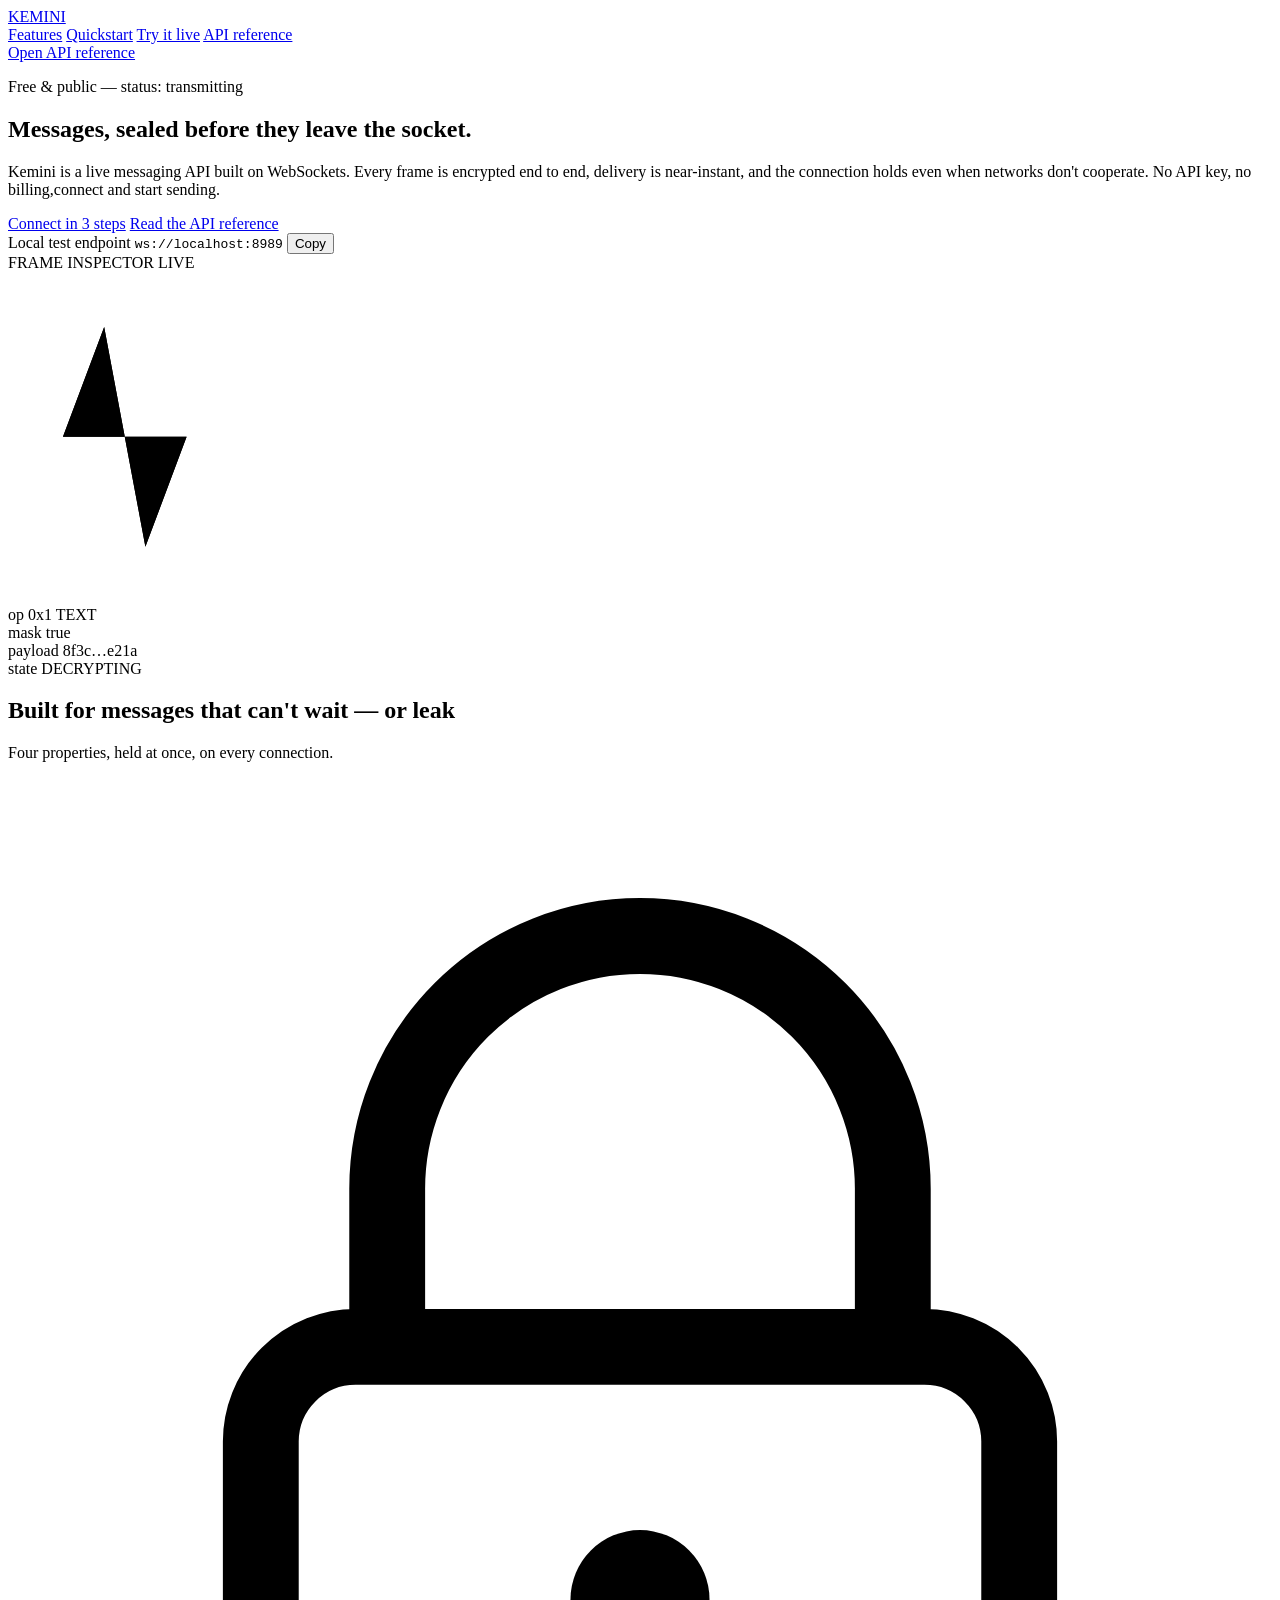
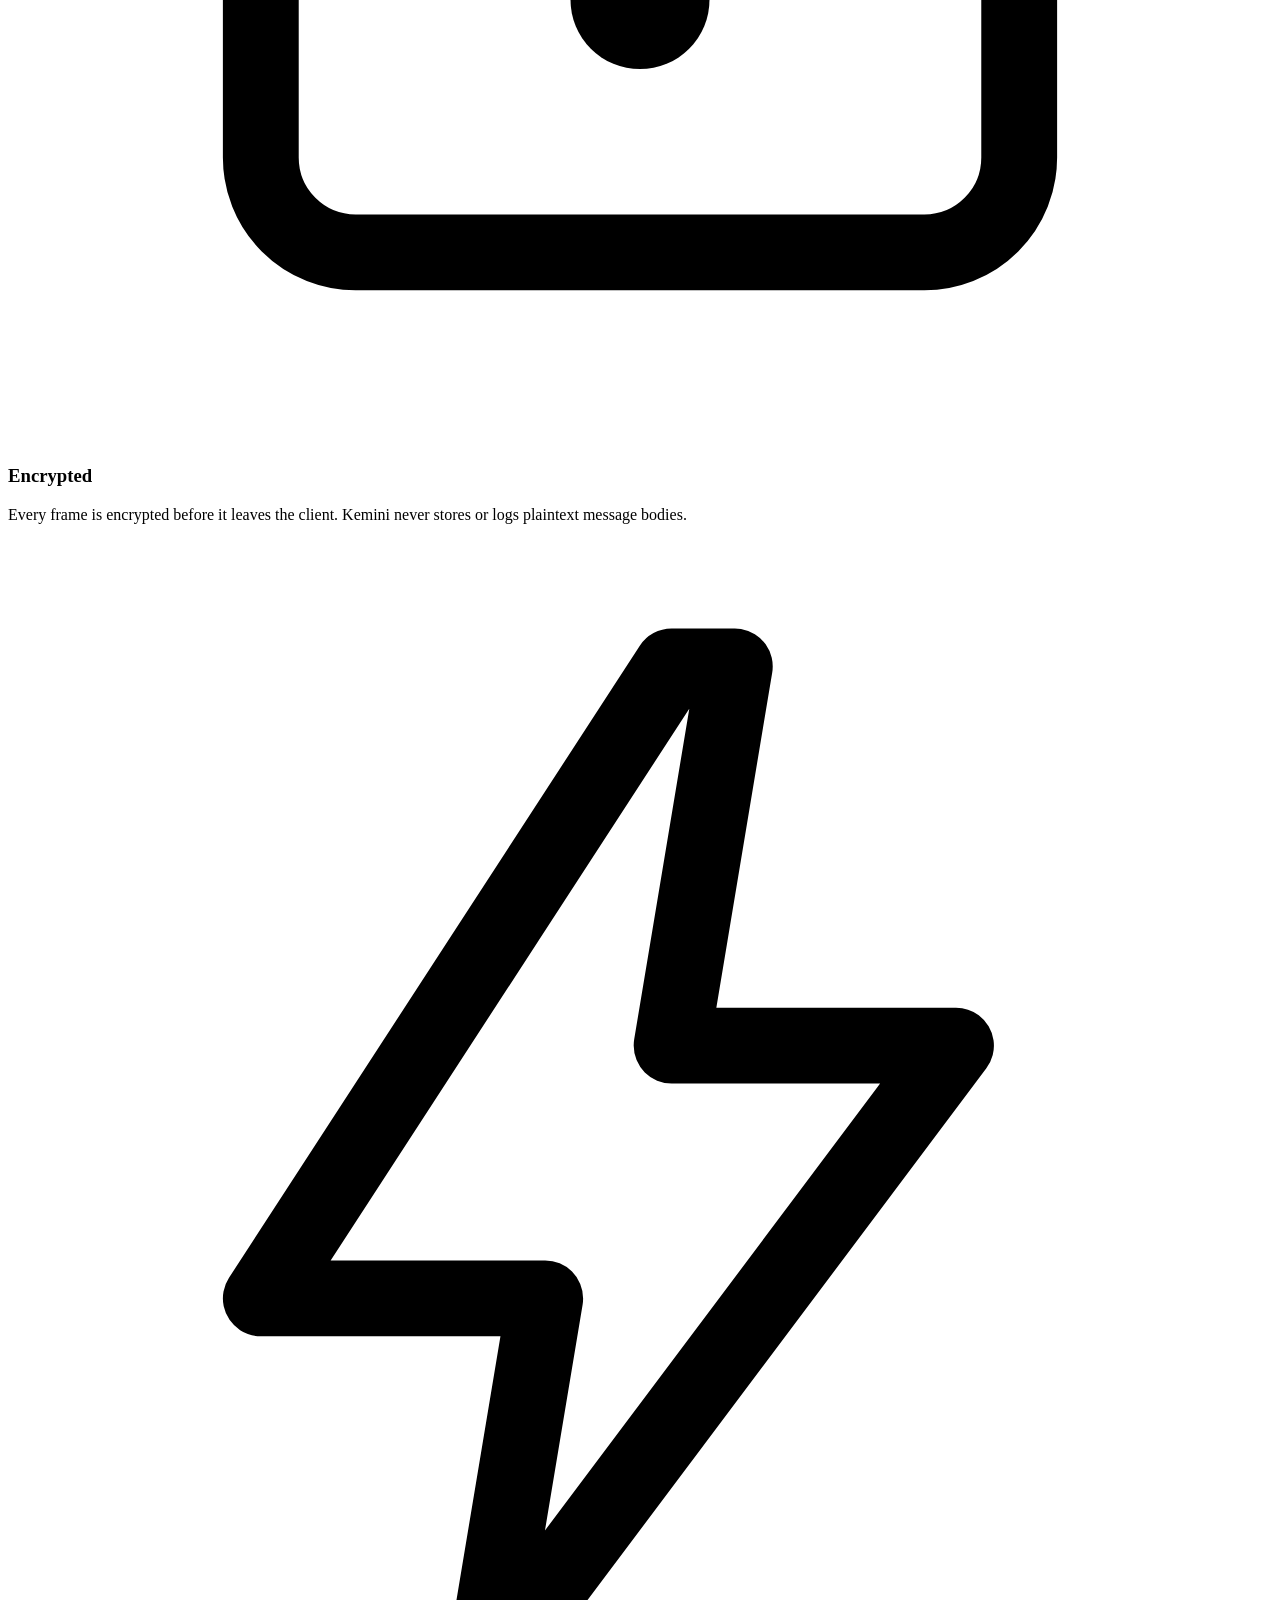
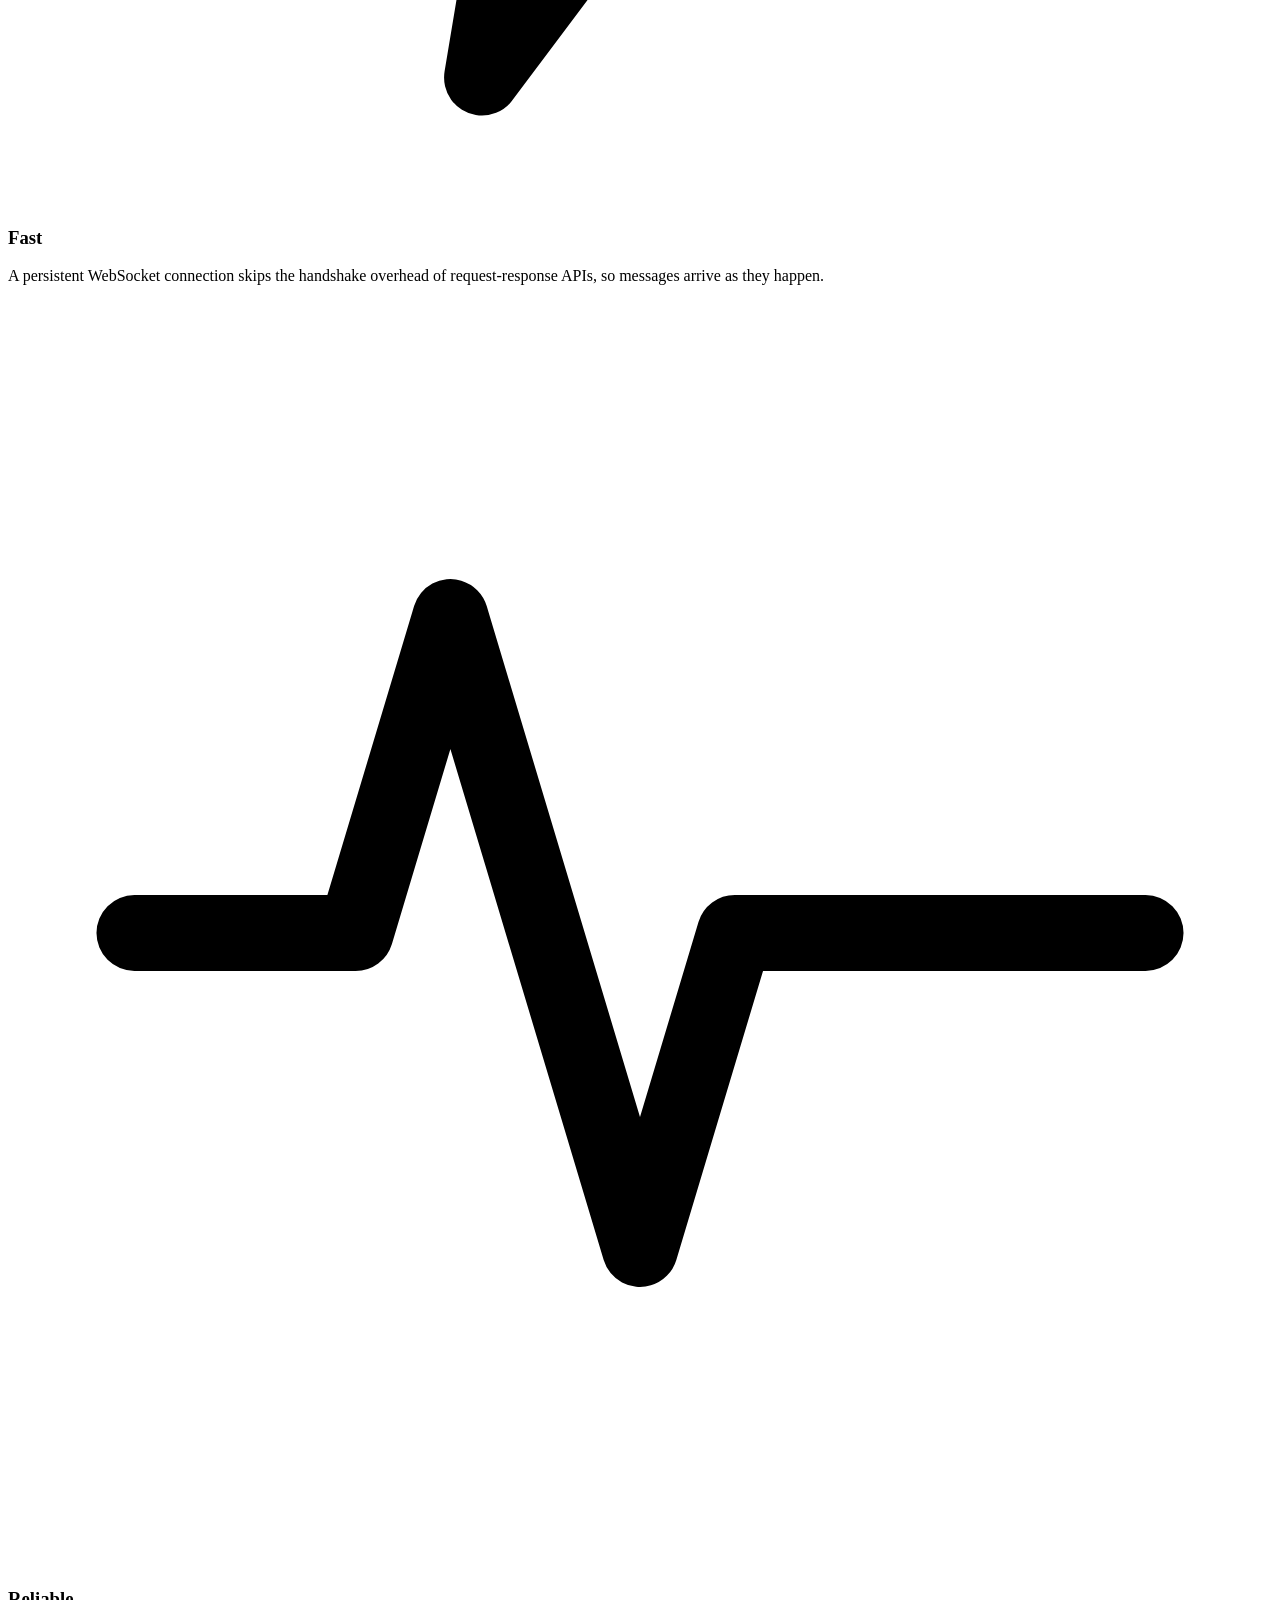
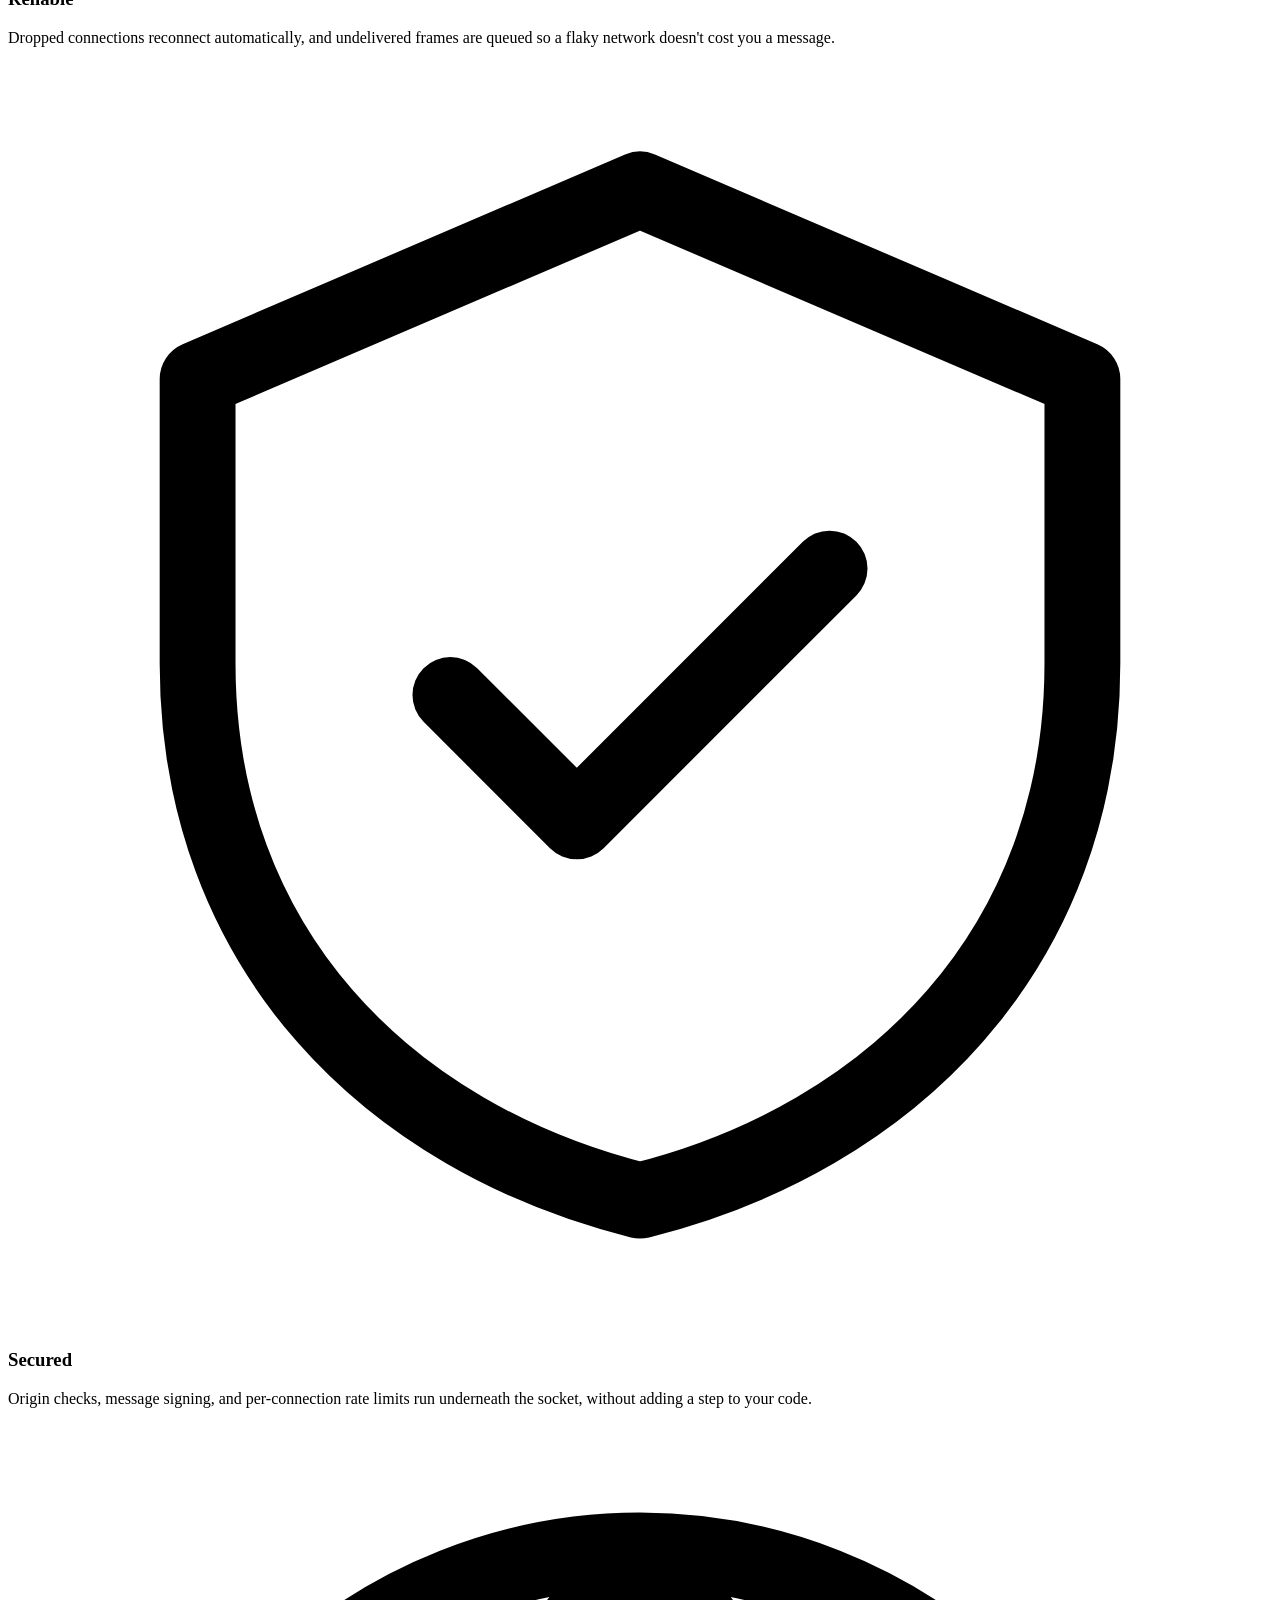
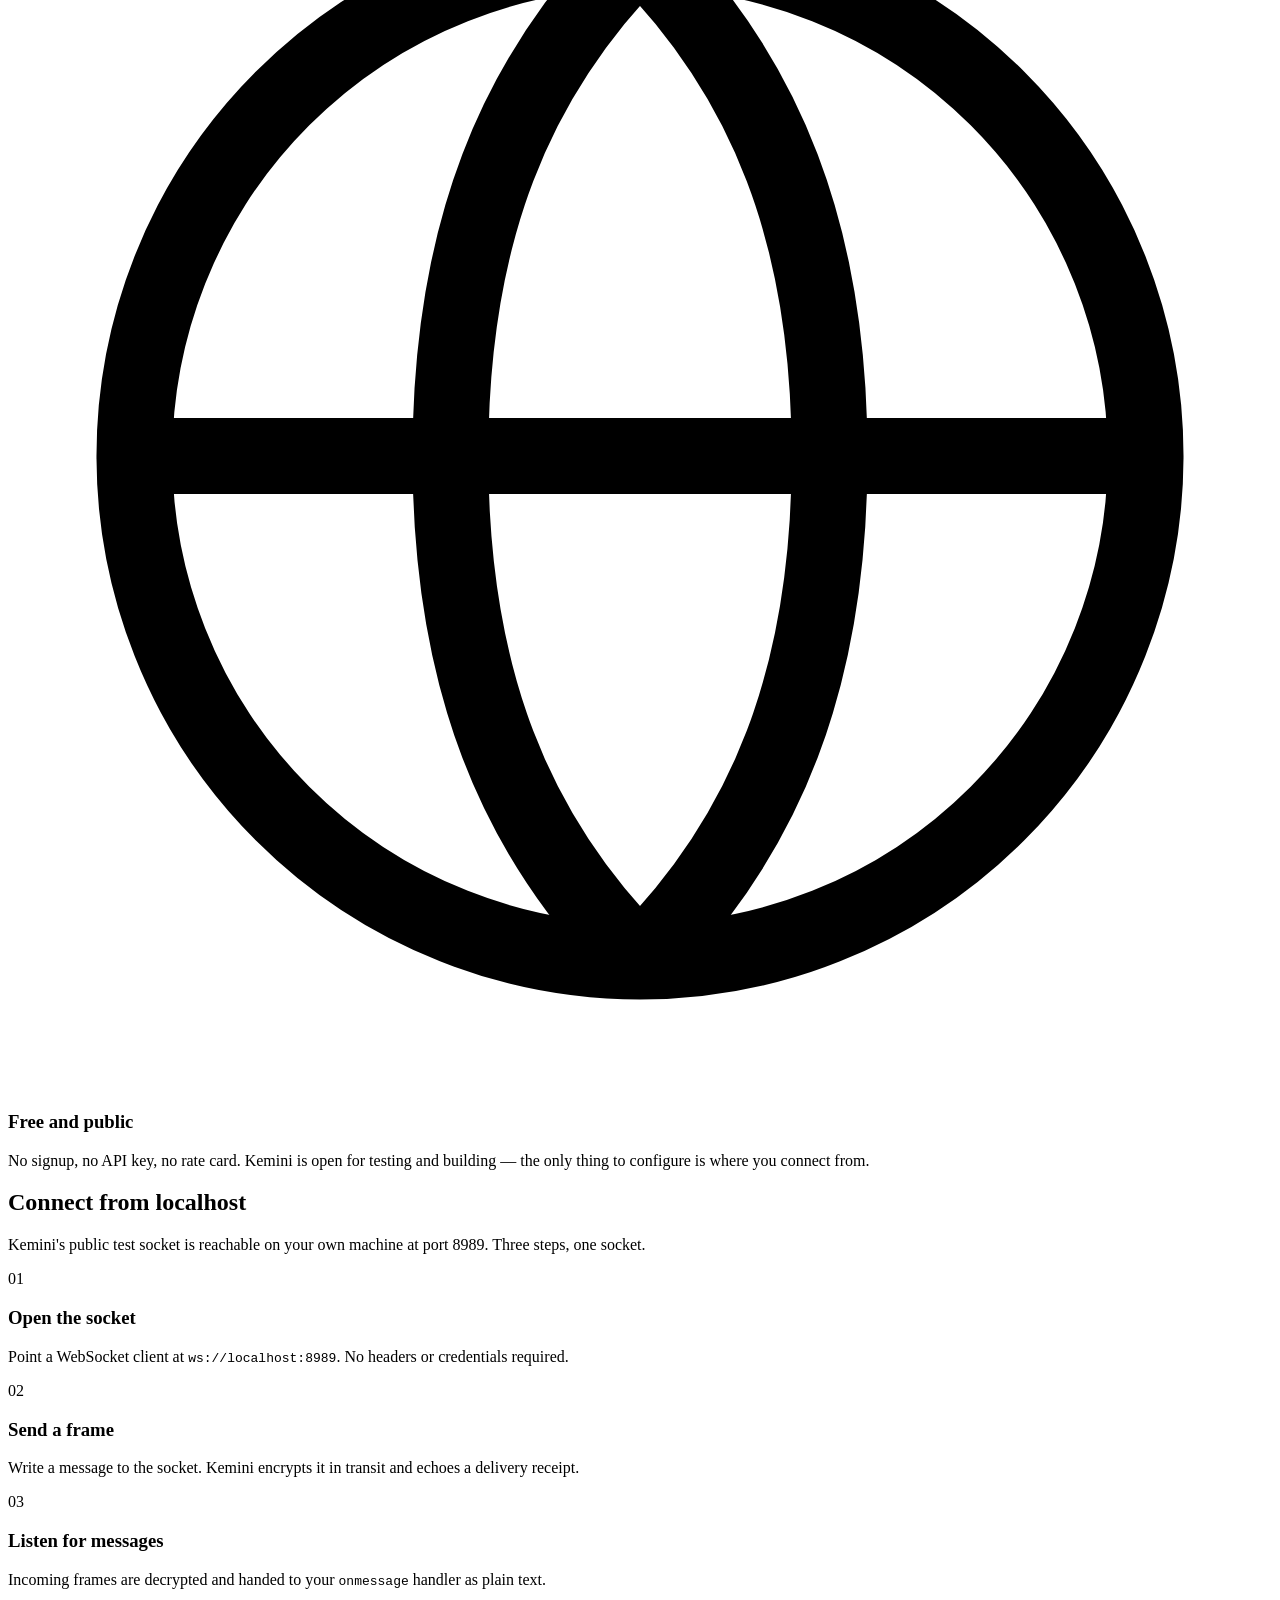
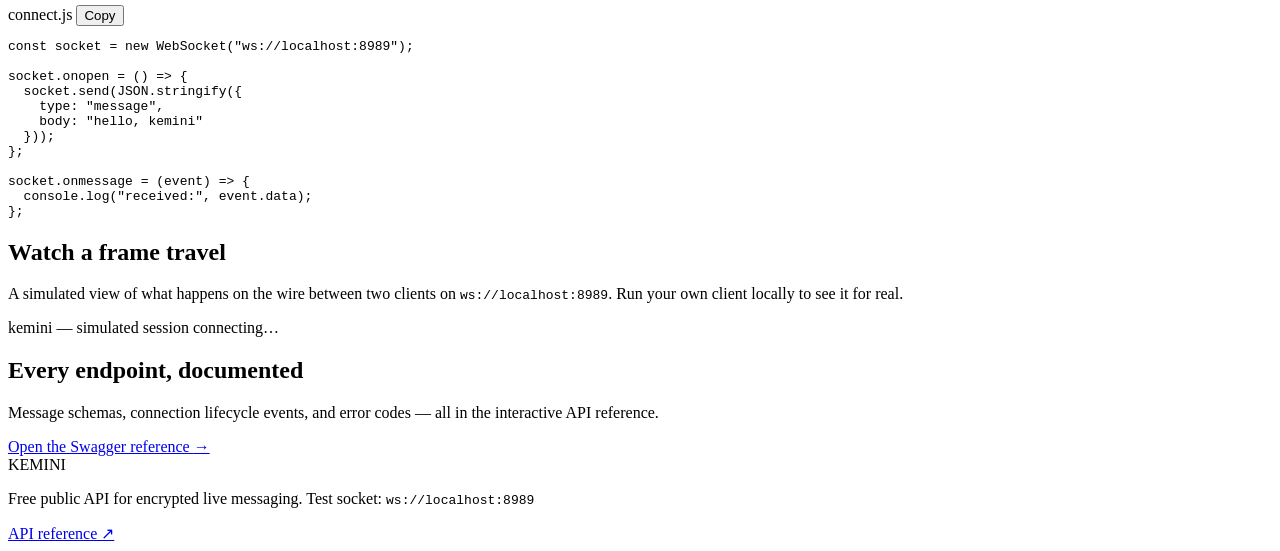
<file: src/main/resources/templates/index.html>
<!DOCTYPE html>
<html lang="en">
<head>
    <meta charset="UTF-8">
    <meta name="viewport" content="width=device-width, initial-scale=1.0">
    <title>Kemini Messaging API... Encrypted, real-time, in transit</title>
    <meta name="description" content="Kemini is a free, public WebSocket API for encrypted real-time messaging. Fast, reliable, secure. Test it locally on port 8989.">
    <link rel="preconnect" href="https://fonts.googleapis.com">
    <link rel="preconnect" href="https://fonts.gstatic.com" crossorigin>
    <link href="https://fonts.googleapis.com/css2?family=Space+Grotesk:wght@400;500;600;700&family=Inter:wght@400;500;600&family=IBM+Plex+Mono:wght@400;500;600&display=swap" rel="stylesheet">
    <link rel="stylesheet" th:href="@{/css/main.css}">
</head>
<body>

<div class="noise-overlay" aria-hidden="true"></div>

<header class="site-header">
    <div class="wrap header-inner">
        <a href="#top" class="brand">
            <span class="brand-mark" aria-hidden="true"></span>
            <span class="brand-name">KEMINI</span>
        </a>
        <nav class="main-nav" aria-label="Primary">
            <a href="#features">Features</a>
            <a href="#quickstart">Quickstart</a>
            <a href="#console">Try it live</a>
            <a href="#docs">API reference</a>
        </nav>
        <a class="btn btn-ghost header-cta" href="swagger-ui/index.html?urls.primaryName=public" target="_blank" rel="noopener">
            Open API reference
        </a>
    </div>
</header>

<main id="top">

    <!-- HERO -->
    <section class="hero wrap">
        <div class="hero-copy">
            <p class="eyebrow"><span class="live-dot" aria-hidden="true"></span>Free &amp; public — status: transmitting</p>
            <h1>Messages, sealed before they leave the socket.</h1>
            <p class="hero-sub">
                Kemini is a live messaging API built on WebSockets. Every frame is encrypted end to end,
                delivery is near-instant, and the connection holds even when networks don't cooperate.
                No API key, no billing,connect and start sending.
            </p>
            <div class="hero-actions">
                <a class="btn btn-primary" href="#quickstart">Connect in 3 steps</a>
                <a class="btn btn-outline" href="swagger-ui/index.html?urls.primaryName=public" target="_blank" rel="noopener">
                    Read the API reference
                </a>
            </div>
            <div class="hero-endpoint">
                <span class="hero-endpoint-label">Local test endpoint</span>
                <code>ws://localhost:8989</code>
                <button class="copy-btn" type="button" data-copy="ws://localhost:8989" aria-label="Copy endpoint">Copy</button>
            </div>
        </div>

        <div class="hero-visual" aria-hidden="true">
            <div class="frame-scope">
                <div class="frame-scope-head">
                    <span>FRAME INSPECTOR</span>
                    <span class="frame-scope-status">LIVE</span>
                </div>
                <svg class="frame-wave" viewBox="0 0 460 120" preserveAspectRatio="none">
                    <polyline class="wave-path wave-path--ghost" points="0,60 20,60 35,20 50,100 65,60 460,60"></polyline>
                    <polyline class="wave-path wave-path--main" points="0,60 20,60 35,20 50,100 65,60 460,60"></polyline>
                </svg>
                <div class="frame-fields">
                    <div class="frame-field">
                        <span class="frame-field-key">op</span>
                        <span class="frame-field-val" data-cycle="op">0x1 TEXT</span>
                    </div>
                    <div class="frame-field">
                        <span class="frame-field-key">mask</span>
                        <span class="frame-field-val" data-cycle="mask">true</span>
                    </div>
                    <div class="frame-field">
                        <span class="frame-field-key">payload</span>
                        <span class="frame-field-val frame-field-val--cipher" data-cycle="payload">8f3c…e21a</span>
                    </div>
                    <div class="frame-field">
                        <span class="frame-field-key">state</span>
                        <span class="frame-field-val" data-cycle="state">DECRYPTING</span>
                    </div>
                </div>
            </div>
        </div>
    </section>

    <!-- FEATURES -->
    <section id="features" class="features wrap">
        <h2 class="section-title">Built for messages that can't wait — or leak</h2>
        <p class="section-sub">Four properties, held at once, on every connection.</p>

        <div class="feature-grid">
            <article class="feature-card">
                <div class="feature-glyph feature-glyph--lock" aria-hidden="true">
                    <svg viewBox="0 0 40 40"><path d="M12 18V13a8 8 0 0 1 16 0v5" fill="none" stroke="currentColor" stroke-width="2.4"/><rect x="8" y="18" width="24" height="16" rx="3" fill="none" stroke="currentColor" stroke-width="2.4"/><circle cx="20" cy="26" r="2.2" fill="currentColor"/></svg>
                </div>
                <h3>Encrypted</h3>
                <p>Every frame is encrypted before it leaves the client. Kemini never stores or logs plaintext message bodies.</p>
            </article>

            <article class="feature-card">
                <div class="feature-glyph feature-glyph--bolt" aria-hidden="true">
                    <svg viewBox="0 0 40 40"><path d="M21 4 8 24h9l-2 12 15-20h-9l2-12Z" fill="none" stroke="currentColor" stroke-width="2.4" stroke-linejoin="round"/></svg>
                </div>
                <h3>Fast</h3>
                <p>A persistent WebSocket connection skips the handshake overhead of request-response APIs, so messages arrive as they happen.</p>
            </article>

            <article class="feature-card">
                <div class="feature-glyph feature-glyph--pulse" aria-hidden="true">
                    <svg viewBox="0 0 40 40"><path d="M4 20h7l3-10 6 20 3-10h13" fill="none" stroke="currentColor" stroke-width="2.4" stroke-linecap="round" stroke-linejoin="round"/></svg>
                </div>
                <h3>Reliable</h3>
                <p>Dropped connections reconnect automatically, and undelivered frames are queued so a flaky network doesn't cost you a message.</p>
            </article>

            <article class="feature-card">
                <div class="feature-glyph feature-glyph--shield" aria-hidden="true">
                    <svg viewBox="0 0 40 40"><path d="M20 4 6 10v9c0 9 6 15 14 17 8-2 14-8 14-17v-9L20 4Z" fill="none" stroke="currentColor" stroke-width="2.4" stroke-linejoin="round"/><path d="M14 20l4 4 8-8" fill="none" stroke="currentColor" stroke-width="2.4" stroke-linecap="round" stroke-linejoin="round"/></svg>
                </div>
                <h3>Secured</h3>
                <p>Origin checks, message signing, and per-connection rate limits run underneath the socket, without adding a step to your code.</p>
            </article>

            <article class="feature-card feature-card--wide">
                <div class="feature-glyph feature-glyph--open" aria-hidden="true">
                    <svg viewBox="0 0 40 40"><circle cx="20" cy="20" r="16" fill="none" stroke="currentColor" stroke-width="2.4"/><path d="M20 4c4 4 6 9 6 16s-2 12-6 16M20 4c-4 4-6 9-6 16s2 12 6 16M4 20h32" fill="none" stroke="currentColor" stroke-width="2.4"/></svg>
                </div>
                <h3>Free and public</h3>
                <p>No signup, no API key, no rate card. Kemini is open for testing and building — the only thing to configure is where you connect from.</p>
            </article>
        </div>
    </section>

    <!-- QUICKSTART -->
    <section id="quickstart" class="quickstart">
        <div class="wrap">
            <h2 class="section-title">Connect from localhost</h2>
            <p class="section-sub">Kemini's public test socket is reachable on your own machine at port 8989. Three steps, one socket.</p>

            <div class="steps">
                <div class="step">
                    <span class="step-num">01</span>
                    <div>
                        <h3>Open the socket</h3>
                        <p>Point a WebSocket client at <code>ws://localhost:8989</code>. No headers or credentials required.</p>
                    </div>
                </div>
                <div class="step">
                    <span class="step-num">02</span>
                    <div>
                        <h3>Send a frame</h3>
                        <p>Write a message to the socket. Kemini encrypts it in transit and echoes a delivery receipt.</p>
                    </div>
                </div>
                <div class="step">
                    <span class="step-num">03</span>
                    <div>
                        <h3>Listen for messages</h3>
                        <p>Incoming frames are decrypted and handed to your <code>onmessage</code> handler as plain text.</p>
                    </div>
                </div>
            </div>

            <div class="code-block">
                <div class="code-block-head">
                    <span>connect.js</span>
                    <button class="copy-btn" type="button" data-copy-target="quickstart-code">Copy</button>
                </div>
                <pre id="quickstart-code"><code><span class="tok-kw">const</span> socket = <span class="tok-kw">new</span> <span class="tok-fn">WebSocket</span>(<span class="tok-str">"ws://localhost:8989"</span>);

socket.<span class="tok-fn">onopen</span> = () => {
  socket.<span class="tok-fn">send</span>(<span class="tok-fn">JSON</span>.<span class="tok-fn">stringify</span>({
    type: <span class="tok-str">"message"</span>,
    body: <span class="tok-str">"hello, kemini"</span>
  }));
};

socket.<span class="tok-fn">onmessage</span> = (event) => {
  <span class="tok-fn">console</span>.<span class="tok-fn">log</span>(<span class="tok-str">"received:"</span>, event.data);
};</code></pre>
            </div>
        </div>
    </section>

    <!-- LIVE CONSOLE DEMO -->
    <section id="console" class="console-section wrap">
        <h2 class="section-title">Watch a frame travel</h2>
        <p class="section-sub">A simulated view of what happens on the wire between two clients on <code>ws://localhost:8989</code>. Run your own client locally to see it for real.</p>

        <div class="console">
            <div class="console-head">
                <div class="console-dots" aria-hidden="true"><span></span><span></span><span></span></div>
                <span class="console-title">kemini — simulated session</span>
                <span class="console-status" id="console-status">connecting…</span>
            </div>
            <div class="console-body" id="console-log" aria-live="polite"></div>
        </div>
    </section>

    <!-- DOCS CTA -->
    <section id="docs" class="docs-cta">
        <div class="wrap docs-cta-inner">
            <div>
                <h2 class="section-title">Every endpoint, documented</h2>
                <p class="section-sub">Message schemas, connection lifecycle events, and error codes — all in the interactive API reference.</p>
            </div>
            <a class="btn btn-primary btn-large" href="swagger-ui/index.html?urls.primaryName=public" target="_blank" rel="noopener">
                Open the Swagger reference
                <span class="btn-arrow" aria-hidden="true">→</span>
            </a>
        </div>
    </section>

</main>

<footer class="site-footer">
    <div class="wrap footer-inner">
        <div class="brand">
            <span class="brand-mark" aria-hidden="true"></span>
            <span class="brand-name">KEMINI</span>
        </div>
        <p class="footer-note">Free public API for encrypted live messaging. Test socket: <code>ws://localhost:8989</code></p>
        <a href="swagger-ui/index.html?urls.primaryName=public" target="_blank" rel="noopener">API reference ↗</a>
    </div>
</footer>

<script th:src="@{/js/main.js}"></script>
</body>
</html>
</file>
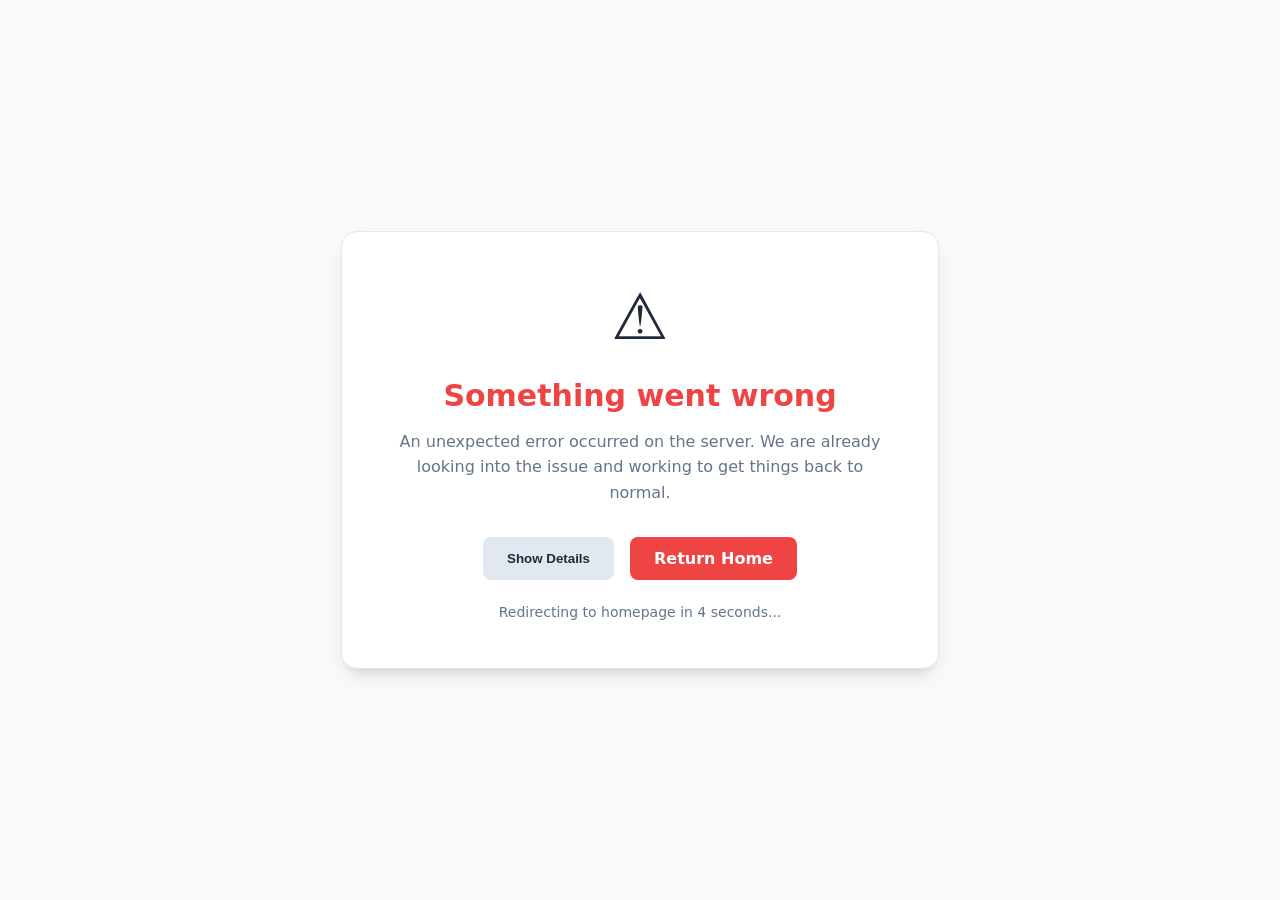
<file: src/main/resources/templates/error/generic-error.html>
<!DOCTYPE html>
<html xmlns:th="http://www.thymeleaf.org">
<head>
    <meta charset="UTF-8">
    <meta name="viewport" content="width=device-width, initial-scale=1.0">
    <title>Error - Something went wrong</title>
    <style>
        :root {
            --bg-color: #f8fafc;
            --card-bg: #ffffff;
            --text-primary: #1e293b;
            --text-secondary: #64748b;
            --accent-color: #ef4444;
            --accent-hover: #dc2626;
            --border-color: #e2e8f0;
            --shadow: 0 10px 25px -5px rgb(0 0 0 / 0.1), 0 8px 10px -6px rgb(0 0 0 / 0.1);
        }

        body {
            font-family: system-ui, -apple-system, BlinkMacSystemFont, 'Segoe UI', Roboto, Oxygen, Ubuntu, Cantarell, sans-serif;
            background-color: var(--bg-color);
            color: var(--text-primary);
            margin: 0;
            padding: 0;
            display: flex;
            justify-content: center;
            align-items: center;
            min-height: 100vh;
            overflow: hidden;
        }

        .error-card {
            background-color: var(--card-bg);
            padding: 3rem;
            border-radius: 1rem;
            box-shadow: var(--shadow);
            text-align: center;
            max-width: 500px;
            width: 90%;
            animation: fadeIn 0.6s ease-out forwards;
            border: 1px solid var(--border-color);
        }

        @keyframes fadeIn {
            from { opacity: 0; transform: translateY(20px); }
            to { opacity: 1; transform: translateY(0); }
        }

        .icon-container {
            font-size: 4rem;
            margin-bottom: 1.5rem;
        }

        h1 {
            font-size: 1.875rem;
            font-weight: 700;
            margin-bottom: 0.75rem;
            color: var(--accent-color);
        }

        p {
            color: var(--text-secondary);
            line-height: 1.6;
            margin-bottom: 2rem;
        }

        .actions {
            display: flex;
            gap: 1rem;
            justify-content: center;
            flex-wrap: wrap;
        }

        .btn {
            padding: 0.75rem 1.5rem;
            border-radius: 0.5rem;
            font-weight: 600;
            text-decoration: none;
            cursor: pointer;
            transition: all 0.2s ease;
            border: none;
        }

        .btn-primary {
            background-color: var(--accent-color);
            color: white;
        }

        .btn-primary:hover {
            background-color: var(--accent-hover);
        }

        .btn-secondary {
            background-color: #e2e8f0;
            color: var(--text-primary);
        }

        .btn-secondary:hover {
            background-color: #cbd5e1;
        }

        .redirect-text {
            margin-top: 1.5rem;
            font-size: 0.875rem;
            color: var(--text-secondary);
        }

        .details-container {
            margin-top: 1.5rem;
            text-align: left;
            background: #f1f5f9;
            padding: 1rem;
            border-radius: 0.5rem;
            font-family: monospace;
            font-size: 0.85rem;
            display: none;
        }
    </style>
</head>
<body>

<div class="error-card">
    <div class="icon-container">⚠️</div>
    <h1>Something went wrong</h1>
    <p>An unexpected error occurred on the server. We are already looking into the issue and working to get things back to normal.</p>

    
    <div class="details-container" th:if="${error != null}">
        <strong>Error:</strong> <span th:text="${error}">Internal Server Error</span><br>
        <strong>Message:</strong> <span th:text="${message}">No message available</span>

    </div>

    <div class="actions">
        <button class="btn btn-secondary" onclick="toggleDetails()">Show Details</button>
        <a href="/" class="btn btn-primary">Return Home</a>
    </div>

    <div class="redirect-text">
        Redirecting to homepage in <span id="countdown">5</span> seconds...
    </div>
</div>

<script>
    // JS: Dynamic redirect with countdown
    let seconds = 5;
    const countdownElement = document.getElementById('countdown');

    const interval = setInterval(() => {
        seconds--;
        countdownElement.textContent = seconds;

        if (seconds <= 0) {
            clearInterval(interval);
            window.location.href = '/';
        }
    }, 1000);

    // JS: Toggle utility for inspecting error traces
    function toggleDetails() {
        const details = document.querySelector('.details-container');
        if (details.style.display === 'none' || details.style.display === '') {
            details.style.display = 'block';
        } else {
            details.style.display = 'none';
        }
    }
</script>
</body>
</html>
</file>
